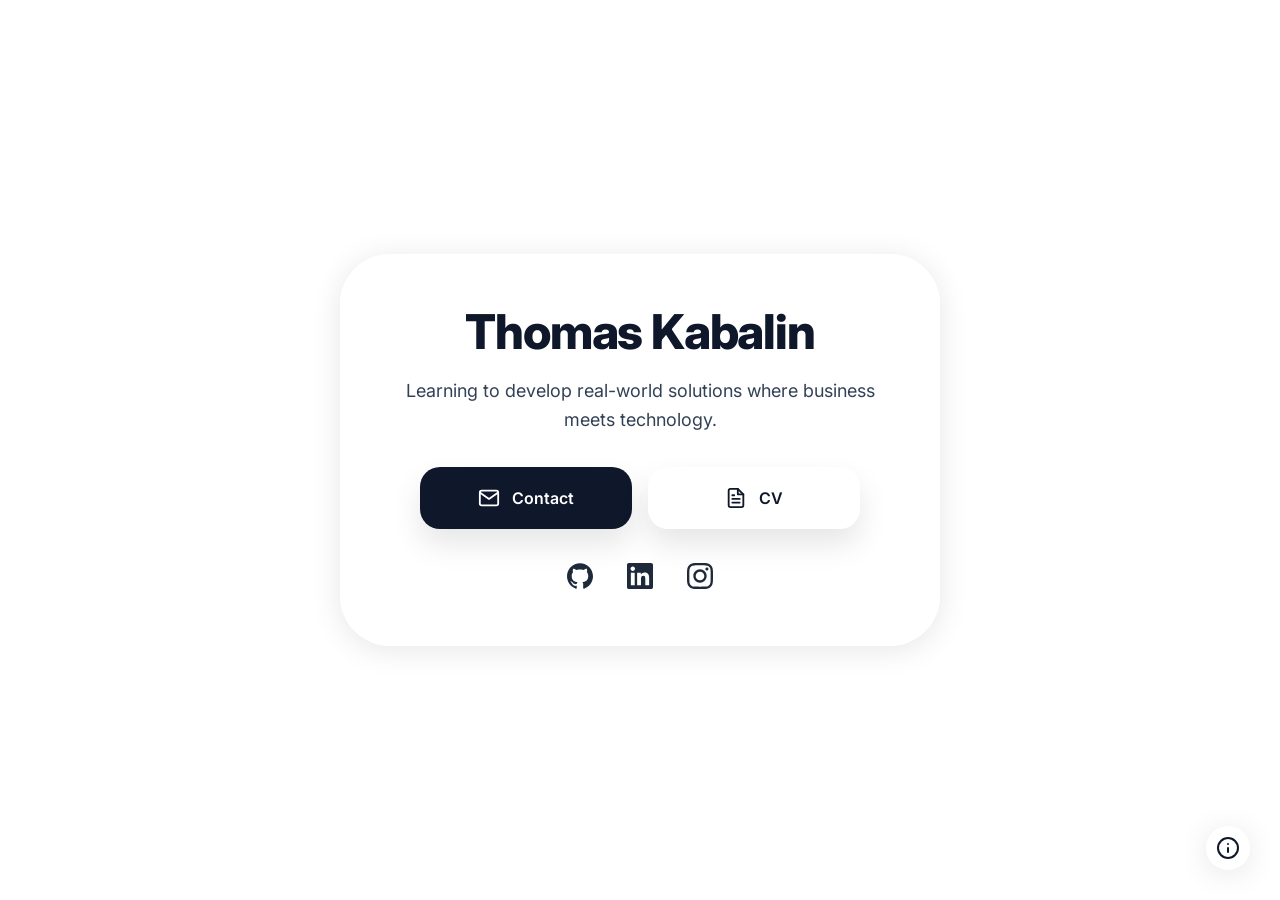
<file: index.html>
<!doctype html>
<html lang="en">
<head>
    <meta charset="UTF-8"/>
    <meta http-equiv="content-type" content="no-cache"/>

    <!-- Page title shown in browser tab -->
    <title>Thomas Kabalin</title>

    <!-- Description for search engines and SEO -->
    <meta
            name="description"
            content="I'm Thomas Kabalin, UCT Business and Computer Science student recognised for academic excellence and passionate about software development, AI, data science, and business innovation."
    />
    <meta name="author" content="Thomas Kabalin"/>

    <!-- Responsive viewport settings for mobile devices -->
    <meta
            name="viewport"
            content="width=device-width, initial-scale=1.0, user-scalable=no"
    />

    <!-- Ensure compatibility with Internet Explorer -->
    <meta http-equiv="X-UA-Compatible" content="ie=edge"/>

    <!-- Enable full-screen appearance for iOS Safari -->
    <meta name="apple-mobile-web-app-status-bar-style" content="black-translucent"/>
    <meta name="apple-mobile-web-app-capable" content="yes"/>
    <meta name="mobile-web-app-capable" content="yes"/>

    <!-- Open Graph metadata for social sharing -->
    <meta property="og:type" content="website"/>
    <meta property="og:title" content="Thomas Kabalin"/>
    <meta
            property="og:description"
            content="I'm Thomas Kabalin, a UCT Business and Computer Science student recognised for academic excellence and passionate about software development, AI, data science, and business innovation."
    />
    <meta property="og:url" content="https://thomaskabalin.com"/>
    <meta property="og:site_name" content="Thomas Kabalin"/>
    <meta property="og:locale" content="en_US"/>
    <meta property="og:image" content="assets/images/link-preview.png"/>

    <link rel="icon" href="assets/images/memoji-smile.PNG" type="image/png"/>

    <link rel="stylesheet" href="assets/css/fluid-overlay-styles.css"/>
    <link rel="stylesheet" href="assets/css/style.css"/>
    <link
            href="https://fonts.googleapis.com/css2?family=Inter:wght@400;500;600;800&display=swap"
            rel="stylesheet"
    />
</head>

<body>
<!--The canvas on which the animation is drawn-->
<canvas></canvas>

<!--START OF CONTENT-->

<a href="https://github.com/tkabalin/WebGL-Fluid-Background">
    <div class="info-btn">
        <div class="glass-filter"></div>
        <div class="glass-overlay"></div>
        <div class="glass-specular"></div>
        <div class="info-text-wrapper">
            <span class="info-text">Explore background</span>
        </div>
        <svg
                class="info-icon"
                xmlns="http://www.w3.org/2000/svg"
                viewBox="0 0 24 24"
                fill="none"
                stroke="currentColor"
                stroke-width="2"
                stroke-linecap="round"
                stroke-linejoin="round"
        >
            <circle cx="12" cy="12" r="10"></circle>
            <line x1="12" y1="16" x2="12" y2="12"></line>
            <line x1="12" y1="8" x2="12.01" y2="8"></line>
        </svg>
    </div>
</a>

<main class="card">
    <div class="glass-filter"></div>
    <div class="glass-overlay"></div>
    <div class="glass-specular"></div>

    <div class="card-content">
        <header>
            <h1>Thomas Kabalin</h1>
            <p class="bio">
                Learning to develop real-world solutions where business meets
                technology.
            </p>
        </header>

        <div class="links-grid">
            <!-- Row 1: Primary Buttons -->
            <a href="mailto:contact@thomaskabalin.com" class="link-item button primary">
                <svg
                        class="icon"
                        viewBox="0 0 24 24"
                        fill="none"
                        stroke="currentColor"
                        stroke-width="2"
                        stroke-linecap="round"
                        stroke-linejoin="round"
                >
                    <path
                            d="M4 4h16c1.1 0 2 .9 2 2v12c0 1.1-.9 2-2 2H4c-1.1 0-2-.9-2-2V6c0-1.1.9-2 2-2z"
                    ></path>
                    <polyline points="22,6 12,13 2,6"></polyline>
                </svg>
                <span>Contact</span>
            </a>
            <a
                    href="public/thomas-kabalin-cv.pdf"
                    target="_blank"
                    rel="noopener noreferrer"
                    class="link-item button secondary"
            >
                <svg
                        class="icon"
                        viewBox="0 0 24 24"
                        fill="none"
                        stroke="currentColor"
                        stroke-width="2"
                        stroke-linecap="round"
                        stroke-linejoin="round"
                >
                    <path
                            d="M14 2H6a2 2 0 0 0-2 2v16a2 2 0 0 0 2 2h12a2 2 0 0 0 2-2V8z"
                    ></path>
                    <polyline points="14 2 14 8 20 8"></polyline>
                    <line x1="16" y1="13" x2="8" y2="13"></line>
                    <line x1="16" y1="17" x2="8" y2="17"></line>
                    <polyline points="10 9 9 9 8 9"></polyline>
                </svg>
                <span>CV</span>
            </a>
        </div>

        <!-- Row 2: Social Icons -->
        <div class="social-row">
            <a
                    href="https://github.com/tkabalin"
                    target="_blank"
                    rel="noopener noreferrer"
                    class="social-link github"
                    aria-label="GitHub"
            >
                <svg class="icon" viewBox="0 0 24 24" fill="currentColor">
                    <path
                            d="M12 .297c-6.63 0-12 5.373-12 12 0 5.303 3.438 9.8 8.205 11.385.6.113.82-.258.82-.577 0-.285-.01-1.04-.015-2.04-3.338.724-4.042-1.61-4.042-1.61C4.422 18.07 3.633 17.7 3.633 17.7c-1.087-.744.084-.729.084-.729 1.205.084 1.838 1.236 1.838 1.236 1.07 1.835 2.809 1.305 3.495.998.108-.776.417-1.305.76-1.605-2.665-.3-5.466-1.332-5.466-5.93 0-1.31.465-2.38 1.235-3.22-.135-.303-.54-1.523.105-3.176 0 0 1.005-.322 3.3 1.23.96-.267 1.98-.399 3-.405 1.02.006 2.04.138 3 .405 2.28-1.552 3.285-1.23 3.285-1.23.645 1.653.24 2.873.12 3.176.765.84 1.23 1.91 1.23 3.22 0 4.61-2.805 5.625-5.475 5.92.42.36.81 1.096.81 2.22 0 1.606-.015 2.896-.015 3.286 0 .315.21.69.825.57C20.565 22.092 24 17.592 24 12.297c0-6.627-5.373-12-12-12"
                    />
                </svg>
            </a>
            <a
                    href="https://linkedin.com/in/thomas-kabalin"
                    target="_blank"
                    rel="noopener noreferrer"
                    class="social-link linkedin"
                    aria-label="LinkedIn"
            >
                <svg class="icon" viewBox="0 0 24 24" fill="currentColor">
                    <path
                            d="M20.447 20.452h-3.554v-5.569c0-1.328-.027-3.037-1.852-3.037-1.853 0-2.136 1.445-2.136 2.939v5.667H9.351V9h3.414v1.561h.046c.477-.9 1.637-1.85 3.37-1.85 3.601 0 4.267 2.37 4.267 5.455v6.286zM5.337 7.433c-1.144 0-2.063-.926-2.063-2.065 0-1.138.92-2.063 2.063-2.063 1.14 0 2.064.925 2.064 2.063 0 1.139-.925 2.065-2.064 2.065zm1.782 13.019H3.555V9h3.564v11.452zM22.225 0H1.771C.792 0 0 .774 0 1.729v20.542C0 23.227.792 24 1.771 24h20.451C23.2 24 24 23.227 24 22.271V1.729C24 .774 23.2 0 22.222 0h.003z"
                    />
                </svg>
            </a>
            <a
                    href="https://instagram.com/thomaskabalin"
                    target="_blank"
                    rel="noopener noreferrer"
                    class="social-link instagram"
                    aria-label="Instagram"
            >
                <svg class="icon" viewBox="0 0 24 24" fill="currentColor">
                    <path
                            d="M12 2.163c3.204 0 3.584.012 4.85.07 1.17.054 1.805.249 2.227.412.56.216.96.474 1.38.894.42.42.678.82.894 1.38.163.422.358 1.057.412 2.227.058 1.266.07 1.646.07 4.85s-.012 3.584-.07 4.85c-.054 1.17-.249 1.805-.412 2.227-.216.56-.474.96-.894 1.38-.42.42-.82.678-1.38.894-.422.163-1.057.358-2.227.412-1.266.058-1.646.07-4.85.07s-3.584-.012-4.85-.07c-1.17-.054-1.805-.249-2.227-.412-.56-.216-.96-.474-1.38-.894-.42-.42-.678-.82-.894-1.38-.163-.422-.358-1.057-.412-2.227-.058-1.266-.07-1.646-.07-4.85s.012-3.584.07-4.85c.054-1.17.249-1.805.412-2.227.216-.56.474-.96.894-1.38.42-.42.82-.678 1.38-.894.422-.163 1.057-.358 2.227-.412 1.266-.058 1.646-.07 4.85-.07M12 0C8.741 0 8.333.014 7.053.072 5.775.132 4.905.333 4.14.63c-.789.306-1.459.717-2.126 1.384S.935 3.35.63 4.14C.333 4.905.132 5.775.072 7.053.014 8.333 0 8.741 0 12s.014 3.667.072 4.947c.06 1.277.261 2.148.558 2.913.306.788.717 1.459 1.384 2.126s1.384 1.078 2.126 1.384c.766.296 1.636.497 2.913.558C8.333 23.986 8.741 24 12 24s3.667-.014 4.947-.072c1.277-.06 2.148-.262 2.913-.558.788-.306 1.459-.718 2.126-1.384s1.078-1.384 1.384-2.126c.296-.765.497-1.636.558-2.913.058-1.28.072-1.687.072-4.947s-.014-3.667-.072-4.947c-.06-1.277-.262-2.149-.558-2.913-.306-.789-.718-1.459-1.384-2.126s-1.384-1.078-2.126-1.384c-.765-.296-1.636-.497-2.913-.558C15.667.014 15.259 0 12 0zm0 5.838c-3.403 0-6.162 2.759-6.162 6.162s2.759 6.162 6.162 6.162 6.162-2.759 6.162-6.162S15.403 5.838 12 5.838zm0 10.162c-2.209 0-4-1.791-4-4 0-2.209 1.791-4 4-4s4 1.791 4 4c0 2.209-1.791 4-4 4zm6.406-11.845c-.796 0-1.441.645-1.441 1.44s.645 1.44 1.441 1.44c.795 0 1.439-.645 1.439-1.44s-.644-1.44-1.439-1.44z"
                    />
                </svg>
            </a>
        </div>
    </div>
</main>

<!--END OF CONTENT-->

<!-- Liquid Glass distortion filter -->
<svg style="display: none">
    <filter id="glass-distortion">
        <feTurbulence
                type="turbulence"
                baseFrequency="0.003"
                numOctaves="1"
                result="noise"
        />
        <feDisplacementMap in="SourceGraphic" in2="noise" scale="20"/>
    </filter>
</svg>

<!--Scripts-->
<script src="assets/js/webgl-fluid.js"></script>
</body>
</html>
</file>
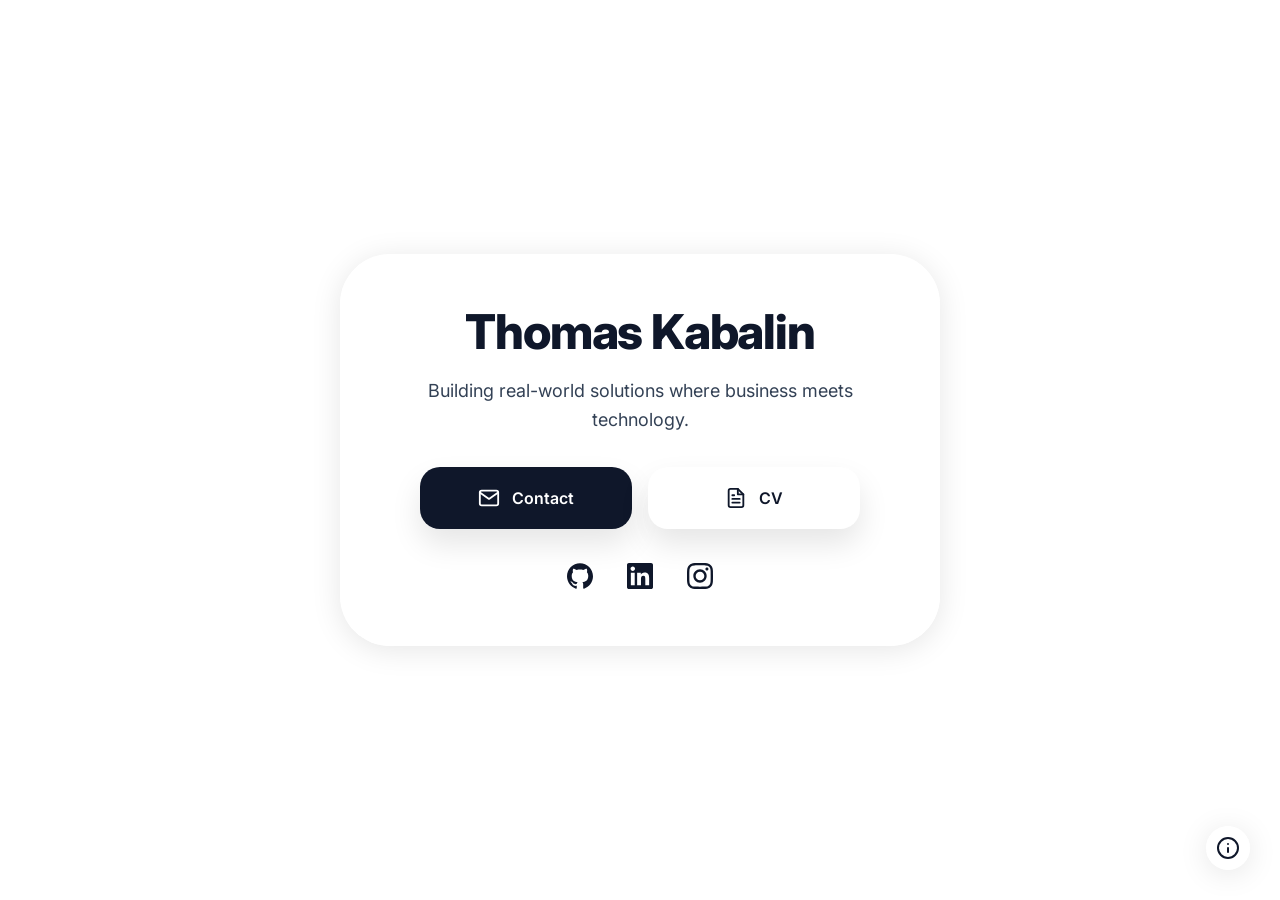
<file: public/index.html>
<!DOCTYPE html>
<html lang="en">
<head>
    <meta charset="UTF-8">
    <meta http-equiv="content-type" content="no-cache">

    <!-- Page title shown in browser tab -->
    <title>Thomas Kabalin</title>

    <!-- Description for search engines and SEO -->
    <meta
            name="description"
            content="I'm Thomas Kabalin, University of Cape Town (UCT) Business Science and Computer Science student ranked first in my cohort and a backend engineer at a Cape Town fintech, working at the intersection of technology and business."
    >
    <meta name="author" content="Thomas Kabalin">

    <!-- Responsive viewport settings for mobile devices -->
    <meta
            name="viewport"
            content="width=device-width, initial-scale=1.0, user-scalable=no"
    >

    <!-- Ensure compatibility with Internet Explorer -->
    <meta http-equiv="X-UA-Compatible" content="ie=edge">

    <!-- Enable full-screen appearance for iOS Safari -->
    <meta name="apple-mobile-web-app-status-bar-style" content="black-translucent">
    <meta name="apple-mobile-web-app-capable" content="yes">
    <meta name="mobile-web-app-capable" content="yes">

    <!-- Open Graph metadata for social sharing -->
    <meta property="og:type" content="website">
    <meta property="og:title" content="Thomas Kabalin">
    <meta
            property="og:description"
            content="I'm Thomas Kabalin, University of Cape Town (UCT) Business Science and Computer Science student ranked first in my cohort and a backend engineer at a Cape Town fintech, working at the intersection of technology and business."
    >
    <meta property="og:url" content="https://thomaskabalin.com">
    <meta property="og:site_name" content="Thomas Kabalin">
    <meta property="og:locale" content="en_US">
    <meta property="og:image" content="assets/images/link-preview.png">
    <meta property="og:image:width" content="2555">
    <meta property="og:image:height" content="1354">

    <link rel="canonical" href="https://thomaskabalin.com">
    <link rel="icon" href="assets/images/memoji-smile.PNG" type="image/png">

    <link rel="stylesheet" href="assets/css/fluid-overlay-styles.css">
    <link rel="stylesheet" href="assets/css/style.css">
    <link
            href="https://fonts.googleapis.com/css2?family=Inter:wght@400;500;600;800&display=swap"
            rel="stylesheet"
    >

    <script type="application/ld+json">
        {
            "@context": "https://schema.org",
            "@type": "Person",
            "name": "Thomas Kabalin",
            "headline": "UCT Business & Computer Science Student",
            "url": "https://thomaskabalin.com",
            "email": "mailto:contact@thomaskabalin.com",
            "address": {
                "@type": "PostalAddress",
                "addressLocality": "Cape Town",
                "addressCountry": "South Africa"
            },
            "sameAs": [
                "https://github.com/tkabalin",
                "https://linkedin.com/in/thomaskabalin",
                "https://instagram.com/thomaskabalin"
            ],
            "jobTitle": "Business & Computer Science Student",
            "knowsAbout": [
                "Software Development",
                "Artificial Intelligence",
                "AI",
				"Generative AI",
				"LLMs",
				"Agentic Development",
				"Data Science",
                "Java",
                "Python",
                "PHP (Laravel)",
                "C#",
                "SQL"
            ],
            "affiliation": {
                "@type": "CollegeOrUniversity",
                "name": "University of Cape Town",
                "startDate": "2024",
                "degree": "Bachelor of Business Science, specialising in Computer Science"
            },
            "alumniOf": [
                {
                    "@type": "EducationalOrganization",
                    "name": "Cannons Creek High School",
                    "startDate": "2018",
                    "endDate": "2023",
                    "description": "Dux Scholar; matriculated with 8 distinctions (three at 99%, all above 90%) and a Silver Medal in the SA Computer Applications Olympiad"
                }
            ],
            "worksFor": [
                {
                    "@type": "Organization",
                    "name": "Fynbos Technologies",
                    "roleName": "Junior Software Engineer",
                    "startDate": "2026-01"
                }
            ],
            "hasOccupation": [
                {
                    "@type": "Occupation",
                    "name": "Software Engineer"
                }
            ],
            "hobby": [
                "Multi-Day Backpacking",
                "SCUBA Diving",
                "Trail Running",
                "Homelab",
                "Photography"
            ]
        }
    </script>

    <script type="application/ld+json">
        {
            "@context": "https://schema.org",
            "@type": "WebSite",
            "name": "Thomas Kabalin",
            "url": "https://thomaskabalin.com"
        }
    </script>

</head>

<body>
<!--The canvas on which the animation is drawn-->
<canvas></canvas>

<!--START OF CONTENT-->

<main class="card">
    <div class="glass-filter"></div>
    <div class="glass-overlay"></div>
    <div class="glass-specular"></div>

    <div class="card-content">
        <header>
            <h1>Thomas Kabalin</h1>
            <p class="bio">
                Building real-world solutions where business meets technology.
            </p>
        </header>

        <div class="links-grid">
            <!-- Row 1: Primary Buttons -->
            <a href="mailto:contact@thomaskabalin.com" class="link-item button primary">
                <svg
                        class="icon"
                        viewBox="0 0 24 24"
                        fill="none"
                        stroke="currentColor"
                        stroke-width="2"
                        stroke-linecap="round"
                        stroke-linejoin="round"
                >
                    <path
                            d="M4 4h16c1.1 0 2 .9 2 2v12c0 1.1-.9 2-2 2H4c-1.1 0-2-.9-2-2V6c0-1.1.9-2 2-2z"
                    ></path>
                    <polyline points="22,6 12,13 2,6"></polyline>
                </svg>
                <span>Contact</span>
            </a>
            <a
                    href="thomas-kabalin-cv.pdf"
                    target="_blank"
                    rel="noopener noreferrer"
                    class="link-item button secondary"
            >
                <svg
                        class="icon"
                        viewBox="0 0 24 24"
                        fill="none"
                        stroke="currentColor"
                        stroke-width="2"
                        stroke-linecap="round"
                        stroke-linejoin="round"
                >
                    <path
                            d="M14 2H6a2 2 0 0 0-2 2v16a2 2 0 0 0 2 2h12a2 2 0 0 0 2-2V8z"
                    ></path>
                    <polyline points="14 2 14 8 20 8"></polyline>
                    <line x1="16" y1="13" x2="8" y2="13"></line>
                    <line x1="16" y1="17" x2="8" y2="17"></line>
                    <polyline points="10 9 9 9 8 9"></polyline>
                </svg>
                <span>CV</span>
            </a>
        </div>

        <!-- Row 2: Social Icons -->
        <div class="social-row">
            <a
                    href="https://github.com/tkabalin"
                    target="_blank"
                    rel="noopener noreferrer"
                    class="social-link github"
                    aria-label="GitHub"
            >
                <svg class="icon" viewBox="0 0 24 24" fill="currentColor">
                    <path
                            d="M12 .297c-6.63 0-12 5.373-12 12 0 5.303 3.438 9.8 8.205 11.385.6.113.82-.258.82-.577 0-.285-.01-1.04-.015-2.04-3.338.724-4.042-1.61-4.042-1.61C4.422 18.07 3.633 17.7 3.633 17.7c-1.087-.744.084-.729.084-.729 1.205.084 1.838 1.236 1.838 1.236 1.07 1.835 2.809 1.305 3.495.998.108-.776.417-1.305.76-1.605-2.665-.3-5.466-1.332-5.466-5.93 0-1.31.465-2.38 1.235-3.22-.135-.303-.54-1.523.105-3.176 0 0 1.005-.322 3.3 1.23.96-.267 1.98-.399 3-.405 1.02.006 2.04.138 3 .405 2.28-1.552 3.285-1.23 3.285-1.23.645 1.653.24 2.873.12 3.176.765.84 1.23 1.91 1.23 3.22 0 4.61-2.805 5.625-5.475 5.92.42.36.81 1.096.81 2.22 0 1.606-.015 2.896-.015 3.286 0 .315.21.69.825.57C20.565 22.092 24 17.592 24 12.297c0-6.627-5.373-12-12-12"
                    />
                </svg>
            </a>
            <a
                    href="https://linkedin.com/in/thomaskabalin"
                    target="_blank"
                    rel="noopener noreferrer"
                    class="social-link linkedin"
                    aria-label="LinkedIn"
            >
                <svg class="icon" viewBox="0 0 24 24" fill="currentColor">
                    <path
                            d="M20.447 20.452h-3.554v-5.569c0-1.328-.027-3.037-1.852-3.037-1.853 0-2.136 1.445-2.136 2.939v5.667H9.351V9h3.414v1.561h.046c.477-.9 1.637-1.85 3.37-1.85 3.601 0 4.267 2.37 4.267 5.455v6.286zM5.337 7.433c-1.144 0-2.063-.926-2.063-2.065 0-1.138.92-2.063 2.063-2.063 1.14 0 2.064.925 2.064 2.063 0 1.139-.925 2.065-2.064 2.065zm1.782 13.019H3.555V9h3.564v11.452zM22.225 0H1.771C.792 0 0 .774 0 1.729v20.542C0 23.227.792 24 1.771 24h20.451C23.2 24 24 23.227 24 22.271V1.729C24 .774 23.2 0 22.222 0h.003z"
                    />
                </svg>
            </a>
            <a
                    href="https://instagram.com/thomaskabalin"
                    target="_blank"
                    rel="noopener noreferrer"
                    class="social-link instagram"
                    aria-label="Instagram"
            >
                <svg class="icon" viewBox="0 0 24 24" fill="currentColor">
                    <path
                            d="M12 2.163c3.204 0 3.584.012 4.85.07 1.17.054 1.805.249 2.227.412.56.216.96.474 1.38.894.42.42.678.82.894 1.38.163.422.358 1.057.412 2.227.058 1.266.07 1.646.07 4.85s-.012 3.584-.07 4.85c-.054 1.17-.249 1.805-.412 2.227-.216.56-.474.96-.894 1.38-.42.42-.82.678-1.38.894-.422.163-1.057.358-2.227.412-1.266.058-1.646.07-4.85.07s-3.584-.012-4.85-.07c-1.17-.054-1.805-.249-2.227-.412-.56-.216-.96-.474-1.38-.894-.42-.42-.678-.82-.894-1.38-.163-.422-.358-1.057-.412-2.227-.058-1.266-.07-1.646-.07-4.85s.012-3.584.07-4.85c.054-1.17.249-1.805.412-2.227.216-.56.474-.96.894-1.38.42-.42.82-.678 1.38-.894.422-.163 1.057-.358 2.227-.412 1.266-.058 1.646-.07 4.85-.07M12 0C8.741 0 8.333.014 7.053.072 5.775.132 4.905.333 4.14.63c-.789.306-1.459.717-2.126 1.384S.935 3.35.63 4.14C.333 4.905.132 5.775.072 7.053.014 8.333 0 8.741 0 12s.014 3.667.072 4.947c.06 1.277.261 2.148.558 2.913.306.788.717 1.459 1.384 2.126s1.384 1.078 2.126 1.384c.766.296 1.636.497 2.913.558C8.333 23.986 8.741 24 12 24s3.667-.014 4.947-.072c1.277-.06 2.148-.262 2.913-.558.788-.306 1.459-.718 2.126-1.384s1.078-1.384 1.384-2.126c.296-.765.497-1.636.558-2.913.058-1.28.072-1.687.072-4.947s-.014-3.667-.072-4.947c-.06-1.277-.262-2.149-.558-2.913-.306-.789-.718-1.459-1.384-2.126s-1.384-1.078-2.126-1.384c-.765-.296-1.636-.497-2.913-.558C15.667.014 15.259 0 12 0zm0 5.838c-3.403 0-6.162 2.759-6.162 6.162s2.759 6.162 6.162 6.162 6.162-2.759 6.162-6.162S15.403 5.838 12 5.838zm0 10.162c-2.209 0-4-1.791-4-4 0-2.209 1.791-4 4-4s4 1.791 4 4c0 2.209-1.791 4-4 4zm6.406-11.845c-.796 0-1.441.645-1.441 1.44s.645 1.44 1.441 1.44c.795 0 1.439-.645 1.439-1.44s-.644-1.44-1.439-1.44z"
                    />
                </svg>
            </a>
        </div>
    </div>
</main>

<a href="https://github.com/tkabalin/WebGL-Fluid-Background" target="_blank" rel="noopener noreferrer">
    <div class="info-btn">
        <div class="glass-filter"></div>
        <div class="glass-overlay"></div>
        <div class="glass-specular"></div>
        <div class="info-text-wrapper">
            <span class="info-text">Explore background</span>
        </div>
        <svg
                class="info-icon"
                xmlns="http://www.w3.org/2000/svg"
                viewBox="0 0 24 24"
                fill="none"
                stroke="currentColor"
                stroke-width="2"
                stroke-linecap="round"
                stroke-linejoin="round"
        >
            <circle cx="12" cy="12" r="10"></circle>
            <line x1="12" y1="16" x2="12" y2="12"></line>
            <line x1="12" y1="8" x2="12.01" y2="8"></line>
        </svg>
    </div>
</a>

<!--END OF CONTENT-->

<!-- Liquid Glass distortion filter -->
<svg style="display: none">
    <filter id="glass-distortion">
        <feTurbulence
                type="turbulence"
                baseFrequency="0.003"
                numOctaves="1"
                result="noise"
        />
        <feDisplacementMap in="SourceGraphic" in2="noise" scale="20"/>
    </filter>
</svg>

<!--Scripts-->
<script src="assets/js/webgl-fluid.js"></script>
</body>
</html>
</file>
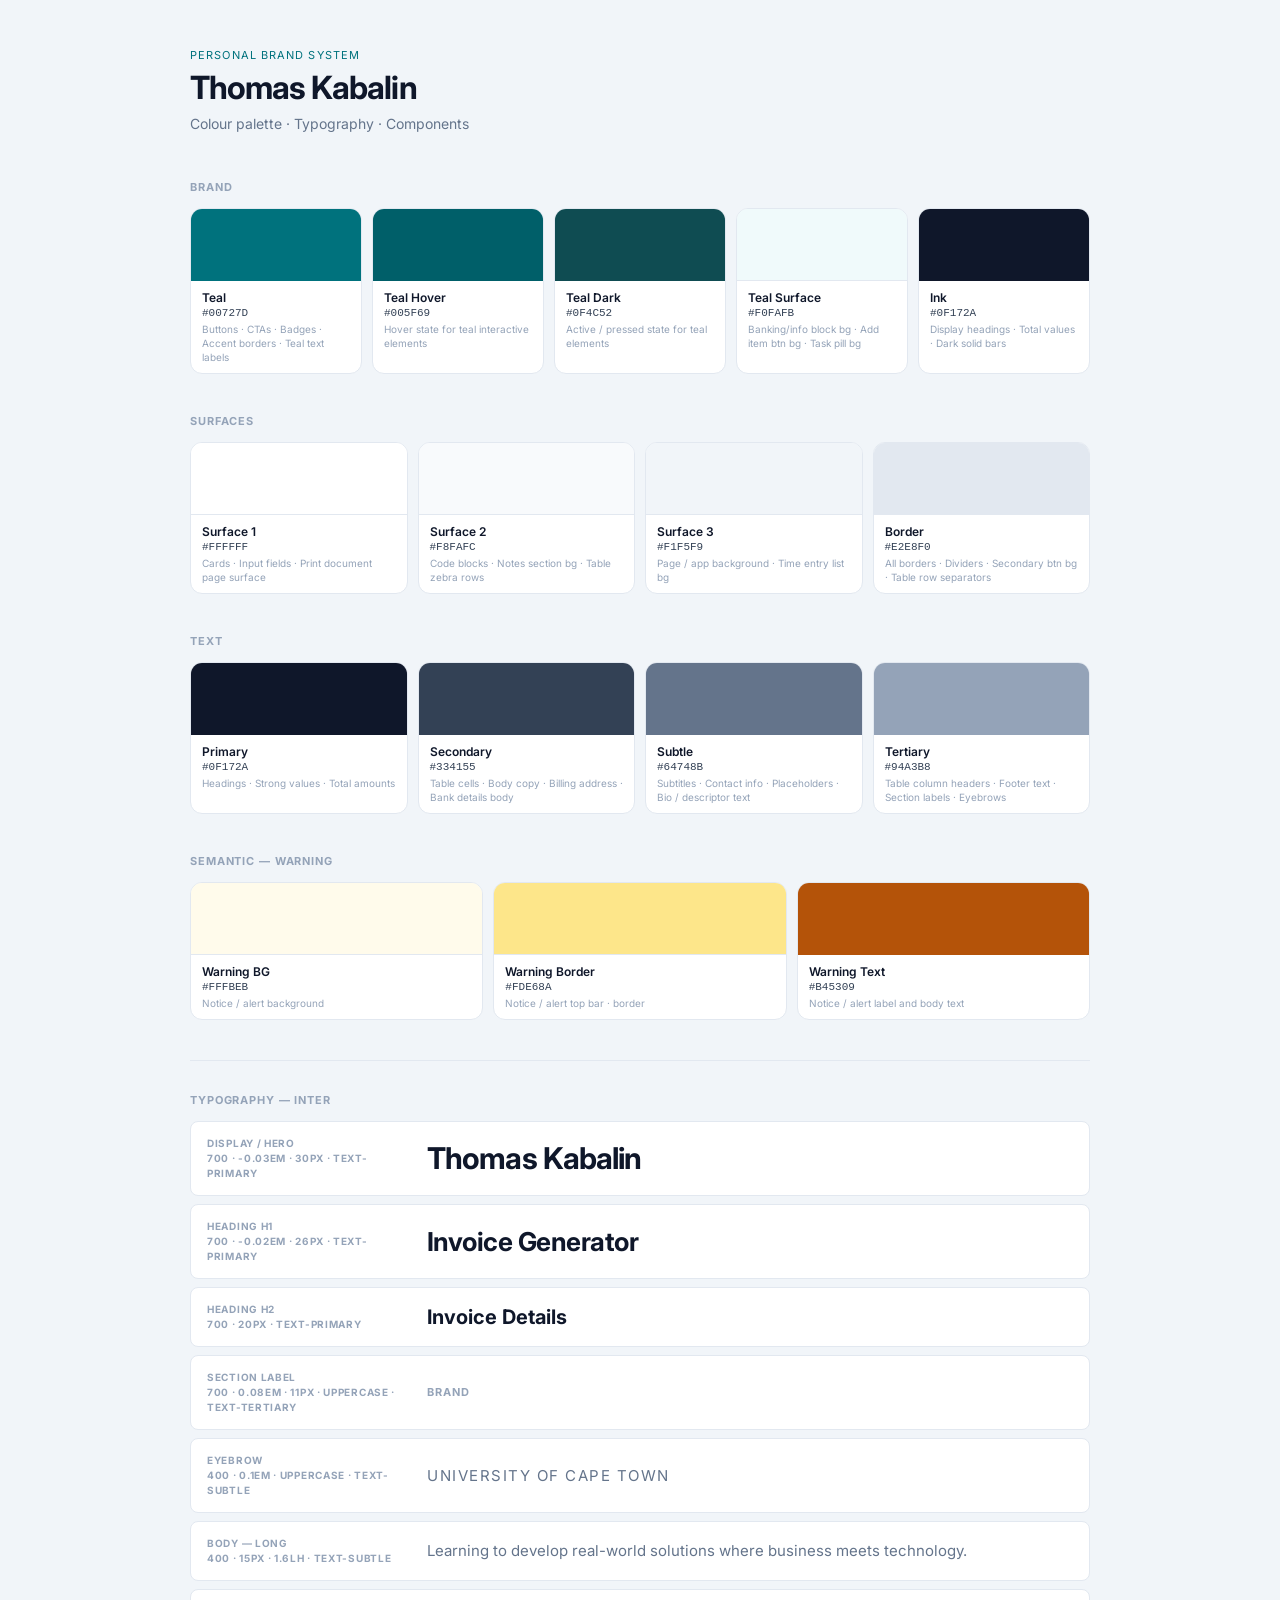
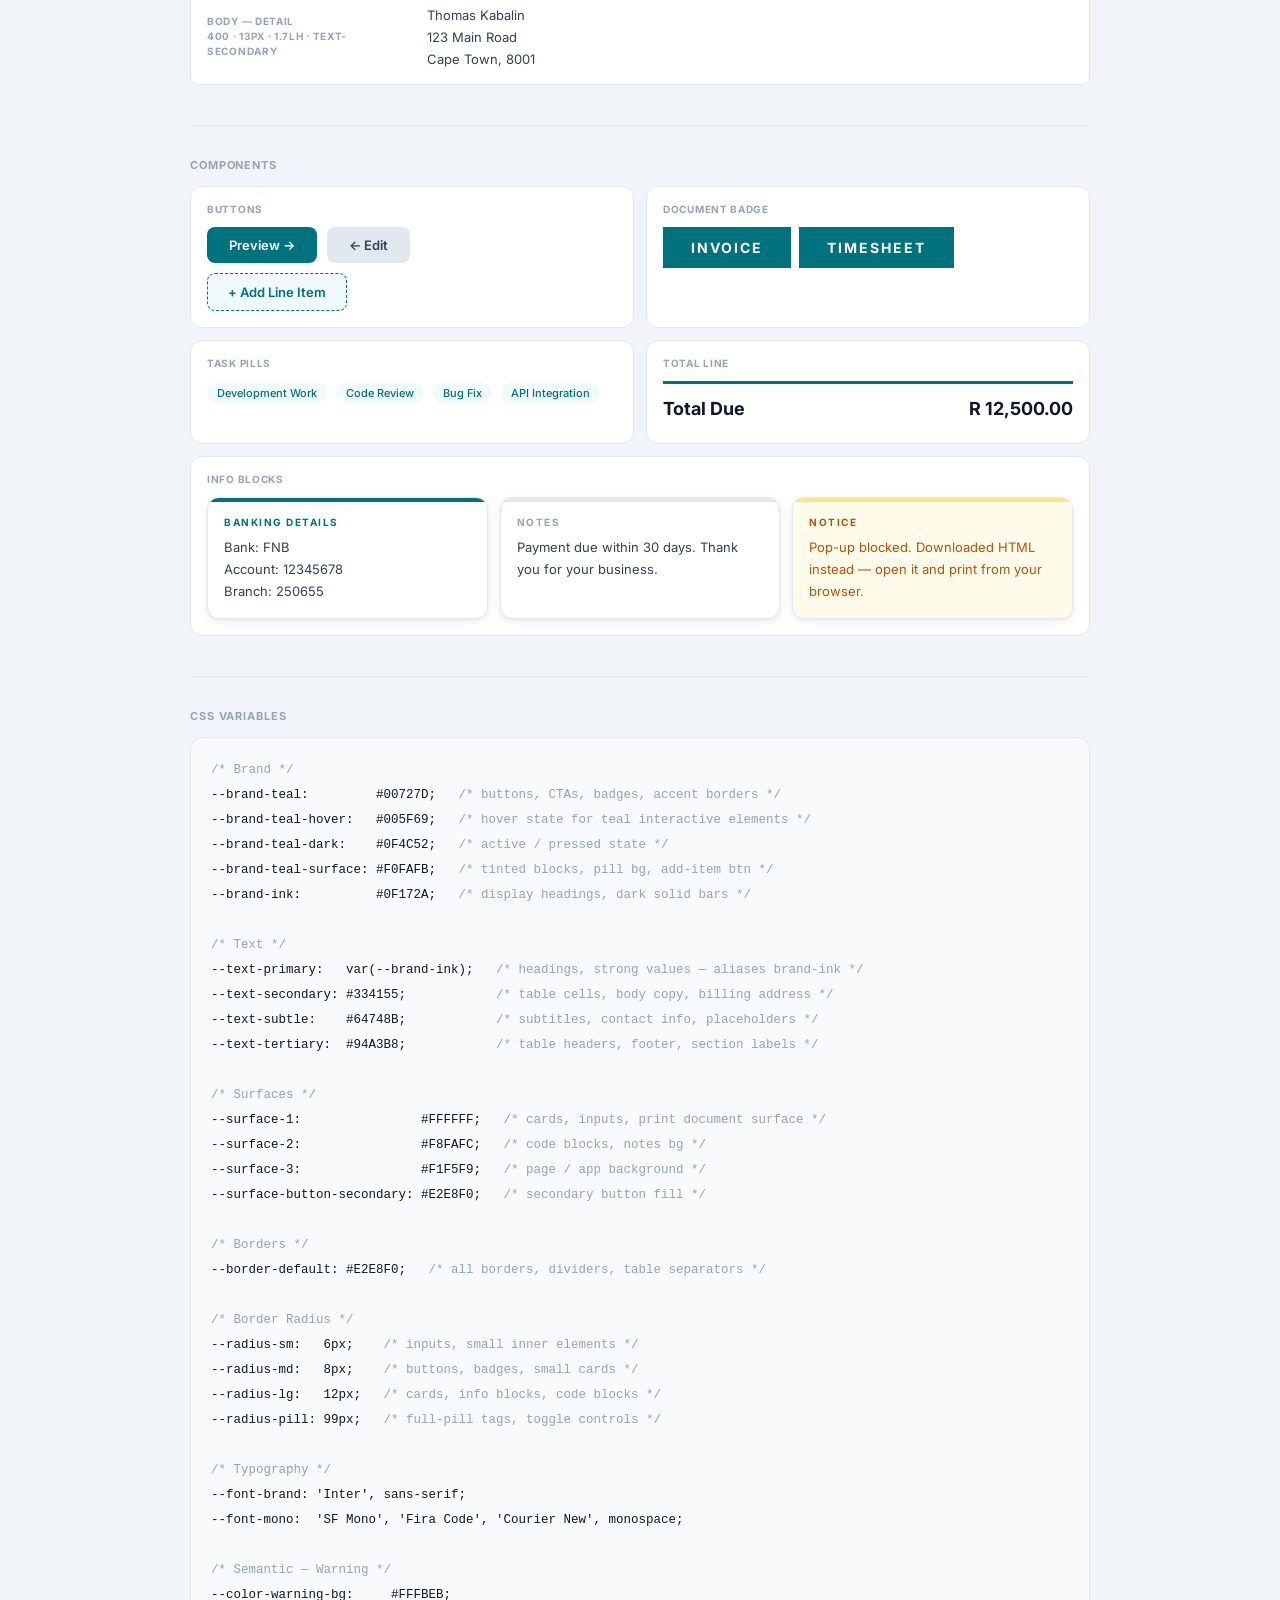
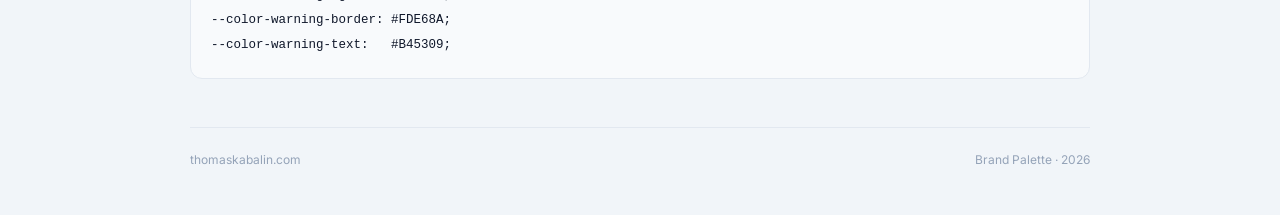
<file: public/brand-palette.html>
<!DOCTYPE html>
<!--
  ============================================================
  THOMAS KABALIN — BRAND PALETTE & COMPONENT REFERENCE
  ============================================================
  This file is the authoritative design reference for all
  Thomas Kabalin branded interfaces. When building any new
  page, tool, document, or component in this brand, consult
  this file for tokens, type styles, and component patterns.

  QUICK REFERENCE
  ───────────────
  Primary action colour : --brand-teal        (#00727D)
  Teal hover state      : --brand-teal-hover  (#005F69)
  Teal active state     : --brand-teal-dark   (#0F4C52)
  Dark headline colour  : --brand-ink         (#0F172A)  [= --text-primary]
  Page background       : --surface-3         (#F1F5F9)
  Card / input surface  : --surface-1         (#FFFFFF)
  Secondary btn fill    : --surface-button-secondary (#E2E8F0)
  Body copy colour      : --text-secondary    (#334155)
  Muted / subtitle text : --text-subtle       (#64748B)
  Label / footer text   : --text-tertiary     (#94A3B8)
  Font (sans)           : Inter (Google Fonts), sans-serif fallback
  Font (mono)           : SF Mono / Fira Code / Courier New

  DESIGN PRINCIPLES
  ─────────────────
  • Teal is the sole accent colour — use it for interactive elements,
    accent borders, and brand marks only. Never use it for body text.
  • Ink (#0F172A) is used for display-size headings and dark solid bars
    (e.g. business card top bar). For smaller headings use --text-primary
    which resolves to the same value.
  • The surface scale runs light-to-lighter: surface-3 (page) →
    surface-2 (code/notes) → surface-1 (cards/inputs) → white.
  • All borders use a single token: --border-default (#E2E8F0).
  • Warning semantic tokens exist for notice/alert UI only.
  • Print documents (invoice, timesheet) use surface-1 as the
    page surface and render at 820px design width before scaling.
  ============================================================
-->
<html lang="en">
<head>
<meta charset="UTF-8">
<meta name="viewport" content="width=device-width, initial-scale=1.0">
<title>Thomas Kabalin — Brand Palette</title>
<link href="https://fonts.googleapis.com/css2?family=Inter:wght@300;400;500;600;700;800&display=swap" rel="stylesheet">
<style>
  /* ============================================================
     RESET
     ============================================================ */
  *, *::before, *::after { box-sizing: border-box; margin: 0; padding: 0; }

  /* ============================================================
     DESIGN TOKENS
     ============================================================
     Use these CSS custom properties in all branded interfaces.
     Do not hardcode hex values — reference tokens only.

     TOKEN GROUPS:
       Brand      — primary accent, tinted surface, ink
       Text       — four-step greyscale text scale
       Surfaces   — three-step background scale + white card surface
       Borders    — single border token
       Semantic   — warning state only (amber)
       Typography — single font family: Inter
     ============================================================ */
  :root {

    /* ── Brand ──────────────────────────────────────────────
       brand-teal        : primary accent; buttons, CTAs, document
                           badges, teal accent borders, teal text labels
       brand-teal-hover  : hover state for teal interactive elements
       brand-teal-dark   : active/pressed state for teal elements
       brand-teal-surface: tinted background; banking/notes blocks,
                           pill backgrounds, add-item button background
       brand-ink         : near-black for display headings and dark
                           solid elements (business card bars, doc header)
    ─────────────────────────────────────────────────────── */
    --brand-teal:         #00727D;
    --brand-teal-hover:   #005F69;
    --brand-teal-dark:    #0F4C52;
    --brand-teal-surface: #F0FAFB;
    --brand-ink:          #0F172A;

    /* ── Text ───────────────────────────────────────────────
       Four steps from dark to light. Use in order of emphasis:
         primary   : headings, totals, strong values (aliases brand-ink)
         secondary : standard body copy, table cell text, billing/
                     address blocks, bank detail body text
         subtle    : subtitles, contact info, bio text, input
                     placeholders, muted descriptive text
         tertiary  : table column headers, footer text, section
                     labels, eyebrow text above cards
    ─────────────────────────────────────────────────────── */
    --text-primary:   var(--brand-ink);
    --text-secondary: #334155;
    --text-subtle:    #64748B;
    --text-tertiary:  #94A3B8;

    /* ── Surfaces ───────────────────────────────────────────
       Three-step background scale:
         surface-1 : white — cards, input fields, print document page
         surface-2 : off-white — code blocks, notes section bg,
                     table zebra rows
         surface-3 : light slate — page/app background
    ─────────────────────────────────────────────────────── */
    --surface-1: #FFFFFF;
    --surface-2: #F8FAFC;
    --surface-3: #F1F5F9;

    /* ── Borders ────────────────────────────────────────────
       Single border token used everywhere: card edges, input
       borders, dividers, table row separators.
    ─────────────────────────────────────────────────────── */
    --border-default: #E2E8F0;

    /* ── Surfaces (extended) ────────────────────────────────
       Dedicated surface token for secondary button fill.
       Resolves to the same value as border-default for now,
       but semantically distinct so changes propagate correctly.
    ─────────────────────────────────────────────────────── */
    --surface-button-secondary: #E2E8F0;

    /* ── Semantic — Warning ─────────────────────────────────
       Amber amber trio for notice/alert UI only (e.g. pop-up blocked
       notice in invoice/timesheet generators).
    ─────────────────────────────────────────────────────── */
    --color-warning-bg:     #FFFBEB;
    --color-warning-border: #FDE68A;
    --color-warning-text:   #B45309;

    /* ── Border Radius ──────────────────────────────────────
       Four steps from tight to pill. Use consistently:
         radius-sm   : inputs, small buttons, pills (inner)
         radius-md   : standard buttons, badges, small cards
         radius-lg   : cards, info blocks, code blocks
         radius-pill : full-pill tags, toggle controls
    ─────────────────────────────────────────────────────── */
    --radius-sm:   6px;
    --radius-md:   8px;
    --radius-lg:   12px;
    --radius-pill: 99px;

    /* ── Typography ─────────────────────────────────────────
       Single font family across all products. Load from Google Fonts:
       family=Inter:wght@400;500;600;700
       See Typography section below for named type styles.
    ─────────────────────────────────────────────────────── */
    --font-brand: 'Inter', sans-serif;
    --font-mono:  'SF Mono', 'Fira Code', 'Courier New', monospace;
  }

  /* ============================================================
     BASE
     ============================================================ */
  body {
    font-family: var(--font-brand);
    background: var(--surface-3);   /* page background */
    color: var(--text-primary);
    padding: 3rem 2rem;
    min-height: 100vh;
  }
  .container { max-width: 900px; margin: 0 auto; }

  /* ============================================================
     PAGE HEADER
     ============================================================
     Uses the three header type styles in sequence:
       eyebrow → display/hero → body-long subtitle
     This header pattern can be reused on any branded page.
     ============================================================ */
  .header { margin-bottom: 3rem; }

  /* Eyebrow: 400 weight, tracked uppercase, brand-teal */
  .header-eyebrow {
    font-size: 11px;
    font-weight: 400;
    letter-spacing: 0.1em;
    text-transform: uppercase;
    color: var(--brand-teal);
    margin-bottom: 8px;
  }

  /* Display/Hero heading */
  .header-title {
    font-size: 32px;
    font-weight: 700;
    color: var(--brand-ink);
    letter-spacing: -0.03em;
    line-height: 1.15;
  }

  /* Subtitle / descriptor below hero */
  .header-sub {
    font-size: 14px;
    color: var(--text-subtle);
    margin-top: 8px;
    font-weight: 400;
  }

  /* ============================================================
     SECTION LAYOUT
     ============================================================
     Each palette/component group is wrapped in .section.
     .section-label is the Section Label type style — 700 weight,
     tracked uppercase, text-tertiary. Used for all group headings
     throughout the UI (e.g. "Invoice Details", "Employee Details").
     ============================================================ */
  .section { margin-bottom: 2.5rem; }

  .section-label {
    font-size: 11px;
    font-weight: 700;
    letter-spacing: 0.08em;
    text-transform: uppercase;
    color: var(--text-tertiary);
    margin-bottom: 14px;
  }

  /* ============================================================
     DIVIDER
     ============================================================ */
  hr { border: none; border-top: 1px solid var(--border-default); margin: 2rem 0; }

  /* ============================================================
     COLOUR SWATCHES  (palette doc only — not a reusable component)
     ============================================================ */
  .swatches { display: flex; gap: 10px; flex-wrap: wrap; }

  .swatch-card {
    flex: 1;
    min-width: 110px;
    border-radius: var(--radius-lg);
    overflow: hidden;
    border: 1px solid var(--border-default);
    background: var(--surface-1);
  }

  .swatch-block  { height: 72px; width: 100%; }
  .swatch-info   { padding: 9px 11px; }
  .swatch-name   { font-size: 12px; font-weight: 600; color: var(--text-primary); margin-bottom: 2px; }
  .swatch-hex    { font-size: 11px; color: var(--text-secondary); font-family: var(--font-mono); }
  .swatch-usage  { font-size: 10px; color: var(--text-tertiary); margin-top: 3px; line-height: 1.4; }

  /* ============================================================
     TYPOGRAPHY SCALE  (palette doc only)
     ============================================================
     Each row shows: [meta label] [live rendered sample]
     align-items: center ensures both columns sit vertically centred
     regardless of the sample's rendered height.
     ============================================================ */
  .text-scale { display: flex; flex-direction: column; gap: 8px; }

  .text-scale-row {
    display: flex;
    align-items: center;
    gap: 20px;
    padding: 14px 16px;
    border-radius: var(--radius-md);
    border: 1px solid var(--border-default);
    background: var(--surface-1);
    min-height: 56px;
  }

  .text-scale-meta {
    width: 200px;
    flex-shrink: 0;
    font-size: 10px;
    font-weight: 700;
    text-transform: uppercase;
    letter-spacing: 0.07em;
    color: var(--text-tertiary);
    line-height: 1.5;
    align-self: center;
  }

  .text-scale-sample { flex: 1; }

  /* ============================================================
     COMPONENT SHOWCASE GRID  (palette doc only)
     ============================================================ */
  .component-grid { display: grid; grid-template-columns: 1fr 1fr; gap: 12px; }

  /* Standard card wrapper — white surface, border, rounded corners.
     This is the canonical card style used across all products. */
  .component-card {
    border-radius: var(--radius-lg);
    border: 1px solid var(--border-default);
    background: var(--surface-1);
    padding: 16px;
  }

  /* Small uppercase label inside a component card — same as section-label
     but used to name the component rather than a page section. */
  .component-card-label {
    font-size: 10px;
    font-weight: 700;
    text-transform: uppercase;
    letter-spacing: 0.07em;
    color: var(--text-tertiary);
    margin-bottom: 12px;
  }

  /* ============================================================
     TASK PILLS
     ============================================================
     Used in the Timesheet Generator for task/category tags.
     Background: brand-teal-surface, text: brand-teal.
     Pattern: small rounded pill, 500 weight, nowrap.
     ============================================================ */
  .pill {
    display: inline-block;
    background: var(--brand-teal-surface);
    color: var(--brand-teal);
    font-size: 11px;
    font-weight: 500;
    padding: 3px 10px;
    border-radius: var(--radius-pill);
    margin-right: 5px;
    margin-bottom: 4px;
    white-space: nowrap;
  }

  /* ============================================================
     BUTTONS
     ============================================================
     Three button variants used across invoice and timesheet tools:

     btn-primary   : solid brand-teal background, white text.
                     Used for forward actions: "Preview →", "Save PDF"
     btn-secondary : border-default background, text-secondary text.
                     Used for back/cancel actions: "← Edit"
     btn-add       : brand-teal-surface bg, dashed teal border, teal text.
                     Used for additive actions: "+ Add Line Item"
     ============================================================ */
  .btn-row { display: flex; gap: 10px; flex-wrap: wrap; align-items: center; }

  .btn {
    padding: 10px 22px;
    border-radius: var(--radius-md);
    font-family: var(--font-brand);
    font-size: 13px;
    font-weight: 600;
    border: none;
    cursor: default;
    display: inline-flex;
    align-items: center;
    gap: 8px;
  }

  .btn-primary   { background: var(--brand-teal); color: var(--surface-1); }
  .btn-secondary { background: var(--surface-button-secondary); color: var(--text-secondary); }

  .btn-add {
    background: var(--brand-teal-surface);
    color: var(--brand-teal);
    border: 1px dashed var(--brand-teal);
    padding: 10px 20px;
    border-radius: var(--radius-md);
    font-size: 13px;
    font-weight: 600;
    font-family: var(--font-brand);
    cursor: default;
  }

  /* ============================================================
     DOCUMENT BADGE
     ============================================================
     The "INVOICE" / "TIMESHEET" stamp that appears top-right in
     print documents. Solid brand-teal fill, white text, wide
     letter-spacing, no border-radius (intentionally sharp).
     ============================================================ */
  .invoice-badge {
    background: var(--brand-teal);
    color: var(--surface-1);
    padding: 12px 28px;
    font-size: 14px;
    font-weight: 700;
    letter-spacing: 2px;
  }

  /* ============================================================
     INFO BLOCKS  (Option B — card with coloured top bar)
     ============================================================
     Three variants sharing the same card structure:
       .info-block           : base card — white, bordered, rounded,
                               subtle shadow, no padding on top
       .info-block--teal     : teal top bar (banking details)
       .info-block--slate    : slate/border top bar (notes)
       .info-block--warning  : amber top bar (warnings / notices)

     Structure:
       <div class="info-block info-block--teal">
         <div class="info-block__bar"></div>
         <div class="info-block__body">
           <div class="info-block__label">Label</div>
           <div class="info-block__content">…</div>
         </div>
       </div>

     The top bar is a 4px solid stripe rendered as a dedicated child
     div rather than border-top, so it can be independently coloured
     without affecting the card's overall border.
     ============================================================ */
  .info-block {
    border-radius: var(--radius-lg);
    border: 1px solid var(--border-default);
    background: var(--surface-1);
    overflow: hidden;
    box-shadow: 0 1px 3px rgba(15, 23, 42, 0.06), 0 4px 12px rgba(15, 23, 42, 0.06);
  }

  /* The 4px coloured top stripe — colour is set per variant below */
  .info-block__bar {
    height: 4px;
    width: 100%;
  }

  .info-block__body {
    padding: 14px 16px 16px;
  }

  /* Label row inside info block — same Section Label style */
  .info-block__label {
    font-size: 10px;
    font-weight: 700;
    text-transform: uppercase;
    letter-spacing: 1.5px;
    margin-bottom: 8px;
  }

  /* Body content — Body Detail style */
  .info-block__content {
    font-size: 13px;
    line-height: 1.7;
    color: var(--text-secondary);
  }

  /* Teal variant — banking details, teal-accented info */
  .info-block--teal .info-block__bar   { background: var(--brand-teal); }
  .info-block--teal .info-block__label { color: var(--brand-teal); }

  /* Slate variant — notes, supplementary info */
  .info-block--slate .info-block__bar   { background: var(--border-default); }
  .info-block--slate .info-block__label { color: var(--text-tertiary); }

  /* Warning variant — error notices, blocked popups, alerts */
  .info-block--warning .info-block__bar     { background: var(--color-warning-border); }
  .info-block--warning .info-block__label   { color: var(--color-warning-text); }
  .info-block--warning .info-block__body    { background: var(--color-warning-bg); }
  .info-block--warning .info-block__content { color: var(--color-warning-text); }

  /* ============================================================
     TOTAL LINE
     ============================================================
     The "Total Due / R 12,500.00" row at the bottom of invoices
     and timesheets. 3px teal top border, 700 weight, 18–20px.
     ============================================================ */
  .total-line {
    display: flex;
    justify-content: space-between;
    padding: 14px 0 8px;
    font-size: 18px;
    font-weight: 700;
    color: var(--text-primary);
    border-top: 3px solid var(--brand-teal);
    margin-top: 8px;
  }

  /* ============================================================
     CODE BLOCK  (palette doc only)
     ============================================================
     Surface-2 background, monospace font, text-tertiary comments.
     ============================================================ */
  .code-block {
    background: var(--surface-2);
    border-radius: var(--radius-lg);
    padding: 20px;
    border: 1px solid var(--border-default);
  }

  .code-block pre {
    font-family: var(--font-mono);
    font-size: 12.5px;
    color: var(--text-primary);
    line-height: 2;
    white-space: pre-wrap;
  }

  .code-comment { color: var(--text-tertiary); }

  /* ============================================================
     PAGE FOOTER
     ============================================================ */
  .footer {
    margin-top: 3rem;
    padding-top: 1.5rem;
    border-top: 1px solid var(--border-default);
    display: flex;
    align-items: center;
    justify-content: space-between;
  }

  .footer-text { font-size: 12px; color: var(--text-tertiary); }
</style>
</head>
<body>
<div class="container">

  <!-- ============================================================
       PAGE HEADER
       Eyebrow → Display/Hero → Body-Long subtitle
       ============================================================ -->
  <div class="header">
    <div class="header-eyebrow">Personal Brand System</div>
    <div class="header-title" style="color:var(--brand-ink);">Thomas Kabalin</div>
    <div class="header-sub" style="color:var(--text-subtle);">Colour palette · Typography · Components</div>
  </div>

  <!-- ============================================================
       COLOUR PALETTE
       ============================================================ -->

  <!-- Brand: the three primary brand tokens -->
  <div class="section">
    <div class="section-label">Brand</div>
    <div class="swatches">

      <div class="swatch-card">
        <div class="swatch-block" style="background:#00727D;"></div>
        <div class="swatch-info">
          <div class="swatch-name">Teal</div>
          <div class="swatch-hex">#00727D</div>
          <div class="swatch-usage">Buttons · CTAs · Badges · Accent borders · Teal text labels</div>
        </div>
      </div>

      <div class="swatch-card">
        <div class="swatch-block" style="background:#005F69;"></div>
        <div class="swatch-info">
          <div class="swatch-name">Teal Hover</div>
          <div class="swatch-hex">#005F69</div>
          <div class="swatch-usage">Hover state for teal interactive elements</div>
        </div>
      </div>

      <div class="swatch-card">
        <div class="swatch-block" style="background:#0F4C52;"></div>
        <div class="swatch-info">
          <div class="swatch-name">Teal Dark</div>
          <div class="swatch-hex">#0F4C52</div>
          <div class="swatch-usage">Active / pressed state for teal elements</div>
        </div>
      </div>

      <div class="swatch-card">
        <div class="swatch-block" style="background:#F0FAFB; border-bottom:1px solid #e2e8f0;"></div>
        <div class="swatch-info">
          <div class="swatch-name">Teal Surface</div>
          <div class="swatch-hex">#F0FAFB</div>
          <div class="swatch-usage">Banking/info block bg · Add item btn bg · Task pill bg</div>
        </div>
      </div>

      <div class="swatch-card">
        <div class="swatch-block" style="background:#0F172A;"></div>
        <div class="swatch-info">
          <div class="swatch-name">Ink</div>
          <div class="swatch-hex">#0F172A</div>
          <div class="swatch-usage">Display headings · Total values · Dark solid bars</div>
        </div>
      </div>

    </div>
  </div>

  <!-- Surfaces: page background through card/input white -->
  <div class="section">
    <div class="section-label">Surfaces</div>
    <div class="swatches">

      <div class="swatch-card">
        <div class="swatch-block" style="background:#FFFFFF; border-bottom:1px solid #e2e8f0;"></div>
        <div class="swatch-info">
          <div class="swatch-name">Surface 1</div>
          <div class="swatch-hex">#FFFFFF</div>
          <div class="swatch-usage">Cards · Input fields · Print document page surface</div>
        </div>
      </div>

      <div class="swatch-card">
        <div class="swatch-block" style="background:#F8FAFC; border-bottom:1px solid #e2e8f0;"></div>
        <div class="swatch-info">
          <div class="swatch-name">Surface 2</div>
          <div class="swatch-hex">#F8FAFC</div>
          <div class="swatch-usage">Code blocks · Notes section bg · Table zebra rows</div>
        </div>
      </div>

      <div class="swatch-card">
        <div class="swatch-block" style="background:#F1F5F9; border-bottom:1px solid #e2e8f0;"></div>
        <div class="swatch-info">
          <div class="swatch-name">Surface 3</div>
          <div class="swatch-hex">#F1F5F9</div>
          <div class="swatch-usage">Page / app background · Time entry list bg</div>
        </div>
      </div>

      <div class="swatch-card">
        <div class="swatch-block" style="background:#E2E8F0; border-bottom:1px solid #e2e8f0;"></div>
        <div class="swatch-info">
          <div class="swatch-name">Border</div>
          <div class="swatch-hex">#E2E8F0</div>
          <div class="swatch-usage">All borders · Dividers · Secondary btn bg · Table row separators</div>
        </div>
      </div>

    </div>
  </div>

  <!-- Text: four-step greyscale text scale -->
  <div class="section">
    <div class="section-label">Text</div>
    <div class="swatches">

      <div class="swatch-card">
        <div class="swatch-block" style="background:#0F172A;"></div>
        <div class="swatch-info">
          <div class="swatch-name">Primary</div>
          <div class="swatch-hex">#0F172A</div>
          <div class="swatch-usage">Headings · Strong values · Total amounts</div>
        </div>
      </div>

      <div class="swatch-card">
        <div class="swatch-block" style="background:#334155;"></div>
        <div class="swatch-info">
          <div class="swatch-name">Secondary</div>
          <div class="swatch-hex">#334155</div>
          <div class="swatch-usage">Table cells · Body copy · Billing address · Bank details body</div>
        </div>
      </div>

      <div class="swatch-card">
        <div class="swatch-block" style="background:#64748B;"></div>
        <div class="swatch-info">
          <div class="swatch-name">Subtle</div>
          <div class="swatch-hex">#64748B</div>
          <div class="swatch-usage">Subtitles · Contact info · Placeholders · Bio / descriptor text</div>
        </div>
      </div>

      <div class="swatch-card">
        <div class="swatch-block" style="background:#94A3B8;"></div>
        <div class="swatch-info">
          <div class="swatch-name">Tertiary</div>
          <div class="swatch-hex">#94A3B8</div>
          <div class="swatch-usage">Table column headers · Footer text · Section labels · Eyebrows</div>
        </div>
      </div>

    </div>
  </div>

  <!-- Semantic: warning/alert amber trio -->
  <div class="section">
    <div class="section-label">Semantic — Warning</div>
    <div class="swatches">

      <div class="swatch-card">
        <div class="swatch-block" style="background:#FFFBEB; border-bottom:1px solid #e2e8f0;"></div>
        <div class="swatch-info">
          <div class="swatch-name">Warning BG</div>
          <div class="swatch-hex">#FFFBEB</div>
          <div class="swatch-usage">Notice / alert background</div>
        </div>
      </div>

      <div class="swatch-card">
        <div class="swatch-block" style="background:#FDE68A; border-bottom:1px solid #e2e8f0;"></div>
        <div class="swatch-info">
          <div class="swatch-name">Warning Border</div>
          <div class="swatch-hex">#FDE68A</div>
          <div class="swatch-usage">Notice / alert top bar · border</div>
        </div>
      </div>

      <div class="swatch-card">
        <div class="swatch-block" style="background:#B45309;"></div>
        <div class="swatch-info">
          <div class="swatch-name">Warning Text</div>
          <div class="swatch-hex">#B45309</div>
          <div class="swatch-usage">Notice / alert label and body text</div>
        </div>
      </div>

    </div>
  </div>

  <hr>

  <!-- ============================================================
       TYPOGRAPHY
       ============================================================
       Named type styles used across all products. Each row shows
       the spec (left) and a live rendered sample (right).

       HOW TO USE:
         Display/Hero  → page title, document sender name
         Heading H1    → tool title, section title (top-level)
         Heading H2    → form section label, card heading
         Section Label → group headings within pages/cards
         Eyebrow       → pre-title context, institution name,
                         category above a heading
         Body — Long   → bio text, portfolio description, instructions
         Body — Detail → multi-line structured data: addresses,
                         bank details, notes paragraphs, "Bill To" content
       ============================================================ -->
  <div class="section">
    <div class="section-label">Typography — Inter</div>
    <div class="text-scale">

      <!-- Display / Hero: large page title or document sender name -->
      <div class="text-scale-row">
        <div class="text-scale-meta">Display / Hero<br>700 · -0.03em · 30px · text-primary</div>
        <div class="text-scale-sample" style="font-size:30px; font-weight:700; color:var(--text-primary); letter-spacing:-0.03em; line-height:1.2;">Thomas Kabalin</div>
      </div>

      <!-- Heading H1: tool/page name, used in edit-view topbars -->
      <div class="text-scale-row">
        <div class="text-scale-meta">Heading H1<br>700 · -0.02em · 26px · text-primary</div>
        <div class="text-scale-sample" style="font-size:26px; font-weight:700; color:var(--text-primary); letter-spacing:-0.02em; line-height:1.2;">Invoice Generator</div>
      </div>

      <!-- Heading H2: form/card section titles -->
      <div class="text-scale-row">
        <div class="text-scale-meta">Heading H2<br>700 · 20px · text-primary</div>
        <div class="text-scale-sample" style="font-size:20px; font-weight:700; color:var(--text-primary); line-height:1.3;">Invoice Details</div>
      </div>

      <!-- Section Label: group headings, table col headers, card sub-labels.
           This is also the style used for .section-label on this page. -->
      <div class="text-scale-row">
        <div class="text-scale-meta">Section Label<br>700 · 0.08em · 11px · UPPERCASE · text-tertiary</div>
        <div class="text-scale-sample" style="font-size:11px; font-weight:700; letter-spacing:0.08em; text-transform:uppercase; color:var(--text-tertiary);">Brand</div>
      </div>

      <!-- Eyebrow: light-weight tracked uppercase above a heading or card.
           Used on business card ("University of Cape Town") and palette
           page header ("Personal Brand System"). -->
      <div class="text-scale-row">
        <div class="text-scale-meta">Eyebrow<br>400 · 0.1em · UPPERCASE · text-subtle</div>
        <div class="text-scale-sample" style="font-size:15px; font-weight:400; letter-spacing:0.1em; text-transform:uppercase; color:var(--text-subtle);">University of Cape Town</div>
      </div>

      <!-- Body — Long: flowing prose, bio text, portfolio description.
           colour: text-subtle to keep it visually light. -->
      <div class="text-scale-row">
        <div class="text-scale-meta">Body — Long<br>400 · 15px · 1.6lh · text-subtle</div>
        <div class="text-scale-sample" style="font-size:15px; font-weight:400; color:var(--text-subtle); line-height:1.6;">Learning to develop real-world solutions where business meets technology.</div>
      </div>

      <!-- Body — Detail: structured multi-line data.
           Used in "Bill To", bank details body, notes paragraphs.
           colour: text-secondary (slightly darker than Body Long). -->
      <div class="text-scale-row">
        <div class="text-scale-meta">Body — Detail<br>400 · 13px · 1.7lh · text-secondary</div>
        <div class="text-scale-sample" style="font-size:13px; font-weight:400; color:var(--text-secondary); line-height:1.7;">Thomas Kabalin<br>123 Main Road<br>Cape Town, 8001</div>
      </div>

    </div>
  </div>

  <hr>

  <!-- ============================================================
       COMPONENTS
       ============================================================ -->
  <div class="section">
    <div class="section-label">Components</div>
    <div class="component-grid">

      <!-- Buttons: primary, secondary, add-item -->
      <div class="component-card">
        <div class="component-card-label">Buttons</div>
        <div class="btn-row">
          <button class="btn btn-primary">Preview →</button>
          <button class="btn btn-secondary">← Edit</button>
        </div>
        <div style="margin-top:10px;">
          <button class="btn-add">+ Add Line Item</button>
        </div>
      </div>

      <!-- Document Badge: INVOICE / TIMESHEET stamp, top-right of print docs -->
      <div class="component-card">
        <div class="component-card-label">Document Badge</div>
        <div style="display:flex; gap:8px; flex-wrap:wrap;">
          <div class="invoice-badge">INVOICE</div>
          <div class="invoice-badge">TIMESHEET</div>
        </div>
      </div>

      <!-- Task Pills: used in Timesheet Generator for task tags -->
      <div class="component-card">
        <div class="component-card-label">Task Pills</div>
        <div>
          <span class="pill">Development Work</span>
          <span class="pill">Code Review</span>
          <span class="pill">Bug Fix</span>
          <span class="pill">API Integration</span>
        </div>
      </div>

      <!-- Total Line: bottom of invoice/timesheet, 3px teal top border -->
      <div class="component-card">
        <div class="component-card-label">Total Line</div>
        <div class="total-line">
          <span>Total Due</span>
          <span>R&nbsp;12,500.00</span>
        </div>
      </div>

      <!-- Info Blocks: Option B — card with coloured top bar.
           Three variants: teal (banking), slate (notes), warning (alerts).
           Each block has a 4px top bar, white body, subtle shadow. -->
      <div class="component-card" style="grid-column: span 2;">
        <div class="component-card-label">Info Blocks</div>
        <div style="display:grid; grid-template-columns:1fr 1fr 1fr; gap:12px;">

          <!-- Teal variant: banking details, payment reference info -->
          <div class="info-block info-block--teal">
            <div class="info-block__bar"></div>
            <div class="info-block__body">
              <div class="info-block__label">Banking Details</div>
              <div class="info-block__content">Bank: FNB<br>Account: 12345678<br>Branch: 250655</div>
            </div>
          </div>

          <!-- Slate variant: notes, payment terms, supplementary text -->
          <div class="info-block info-block--slate">
            <div class="info-block__bar"></div>
            <div class="info-block__body">
              <div class="info-block__label">Notes</div>
              <div class="info-block__content">Payment due within 30 days. Thank you for your business.</div>
            </div>
          </div>

          <!-- Warning variant: error notices, blocked popups, system alerts -->
          <div class="info-block info-block--warning">
            <div class="info-block__bar"></div>
            <div class="info-block__body">
              <div class="info-block__label">Notice</div>
              <div class="info-block__content">Pop-up blocked. Downloaded HTML instead — open it and print from your browser.</div>
            </div>
          </div>

        </div>
      </div>

    </div>
  </div>

  <hr>

  <!-- ============================================================
       CSS VARIABLES REFERENCE
       ============================================================
       Copy this :root block into any new branded page or Worker.
       ============================================================ -->
  <div class="section">
    <div class="section-label">CSS Variables</div>
    <div class="code-block">
      <pre><span class="code-comment">/* Brand */</span>
--brand-teal:         #00727D;   <span class="code-comment">/* buttons, CTAs, badges, accent borders */</span>
--brand-teal-hover:   #005F69;   <span class="code-comment">/* hover state for teal interactive elements */</span>
--brand-teal-dark:    #0F4C52;   <span class="code-comment">/* active / pressed state */</span>
--brand-teal-surface: #F0FAFB;   <span class="code-comment">/* tinted blocks, pill bg, add-item btn */</span>
--brand-ink:          #0F172A;   <span class="code-comment">/* display headings, dark solid bars */</span>

<span class="code-comment">/* Text */</span>
--text-primary:   var(--brand-ink);   <span class="code-comment">/* headings, strong values — aliases brand-ink */</span>
--text-secondary: #334155;            <span class="code-comment">/* table cells, body copy, billing address */</span>
--text-subtle:    #64748B;            <span class="code-comment">/* subtitles, contact info, placeholders */</span>
--text-tertiary:  #94A3B8;            <span class="code-comment">/* table headers, footer, section labels */</span>

<span class="code-comment">/* Surfaces */</span>
--surface-1:                #FFFFFF;   <span class="code-comment">/* cards, inputs, print document surface */</span>
--surface-2:                #F8FAFC;   <span class="code-comment">/* code blocks, notes bg */</span>
--surface-3:                #F1F5F9;   <span class="code-comment">/* page / app background */</span>
--surface-button-secondary: #E2E8F0;   <span class="code-comment">/* secondary button fill */</span>

<span class="code-comment">/* Borders */</span>
--border-default: #E2E8F0;   <span class="code-comment">/* all borders, dividers, table separators */</span>

<span class="code-comment">/* Border Radius */</span>
--radius-sm:   6px;    <span class="code-comment">/* inputs, small inner elements */</span>
--radius-md:   8px;    <span class="code-comment">/* buttons, badges, small cards */</span>
--radius-lg:   12px;   <span class="code-comment">/* cards, info blocks, code blocks */</span>
--radius-pill: 99px;   <span class="code-comment">/* full-pill tags, toggle controls */</span>

<span class="code-comment">/* Typography */</span>
--font-brand: 'Inter', sans-serif;
--font-mono:  'SF Mono', 'Fira Code', 'Courier New', monospace;

<span class="code-comment">/* Semantic — Warning */</span>
--color-warning-bg:     #FFFBEB;
--color-warning-border: #FDE68A;
--color-warning-text:   #B45309;</pre>
    </div>
  </div>

  <div class="footer">
    <div class="footer-text">thomaskabalin.com</div>
    <div class="footer-text">Brand Palette · 2026</div>
  </div>

</div>
</body>
</html>
</file>
<file: assets/css/fluid-overlay-styles.css>
*,
*::before,
*::after {
  box-sizing: border-box;
  margin: 0;
  padding: 0;
  user-select: none;  /* prevents all text from being selected */
}

/* The animated region */
canvas {
  width: 100%;
  height: 100vh; /* full viewport height */
  display: block;
  position: relative; /* allow content below the canvas */
  z-index: 0;
}

/* The main heading of the website in the centre of the animation */
.overlay-heading {
  font-family: "Segoe UI", "Open Sans", "Helvetica Neue", sans-serif;
  font-weight: bold;
  margin: 0;
  position: absolute;
  text-align: center;
  top: 30%;
  left: 50%;
  transform: translate(-50%, -50%);
  color: rgb(0, 0, 0);
  font-size: 75px; 
  z-index: 1; /* above canvas */
  pointer-events: none; /* this is important as it ensures that the effect works under the heading */
}

/* Content below the animation canvas */
.page-content {
  padding: 20px;
  color: black;
  background-color: transparent;
}

/* Landscape orientation */
@media (orientation: landscape) {
  .overlay-heading {
    font-size: 6vw;
  }
}

/* Portrait orientation */
@media (orientation: portrait) {
  .overlay-heading {
    font-size: 12vw;
  }
}
</file>
<file: assets/css/style.css>
/* Variables */
:root {
    --color-slate-50: #f8fafc;
    --color-slate-100: #f1f5f9;
    --color-slate-200: #e2e8f0;
    --color-slate-300: #cbd5e1;
    --color-slate-400: #94a3b8;
    --color-slate-500: #64748b;
    --color-slate-600: #475569;
    --color-slate-700: #334155;
    --color-slate-800: #1e293b;
    --color-slate-900: #0f172a;
    --color-accent: #00727D;

    --font-sans: 'Inter', system-ui, -apple-system, sans-serif;
}

/* Reset */
* {
    box-sizing: border-box;
    margin: 0;
    padding: 0;
}

html,
body {
    font-family: var(--font-sans);
    background-color: var(--color-slate-50);
    color: var(--color-slate-900);
    overflow: hidden;
    height: 100vh;
    width: 100vw;
    display: flex;
    align-items: center;
    justify-content: center;
}

/* Canvas */
canvas {
    position: fixed;
    top: 0;
    left: 0;
    width: 100%;
    height: 100%;
    z-index: 1;
}

/* Glass Layers */
.glass-filter,
.glass-overlay,
.glass-specular {
    position: absolute;
    inset: 0;
    border-radius: inherit;
}

.glass-filter {
    z-index: 1;
    backdrop-filter: blur(4px);
    -webkit-backdrop-filter: blur(4px);
    filter: url(#glass-distortion) saturate(120%) brightness(1.15);
}

.glass-overlay {
    z-index: 2;
    background: var(--bg-color);
}

.glass-specular {
    z-index: 3;
    box-shadow: inset 1px 1px 1px var(--highlight);
}

/* Main Card */
.card {
    --bg-color: rgba(255, 255, 255, 0.25);
    --highlight: rgba(255, 255, 255, 0.75);

    position: relative;
    max-width: 600px;
    width: 90%;
    padding: 3rem;
    border-radius: 50px;
    background: transparent;
    overflow: hidden;
    z-index: 10;
    animation: fadeUp 1s ease-out;
    box-shadow: 0 4px 30px rgba(0, 0, 0, 0.1),
    0 0 0 1px rgba(255, 255, 255, 0.2);

    pointer-events: none;
}

.card-content {
    position: relative;
    z-index: 4;
}

/* Typography */
h1 {
    font-size: 3rem;
    font-weight: 800;
    margin-bottom: 1rem;
    letter-spacing: -0.025em;
    color: var(--color-slate-900);
    text-align: center;
}

p.bio {
    font-size: 1.125rem;
    color: var(--color-slate-700);
    line-height: 1.6;
    margin-bottom: 2rem;
    text-align: center;
}

/* Links Grid */
.links-grid {
    display: grid;
    grid-template-columns: repeat(6, 1fr);
    gap: 1rem;
    max-width: 440px;
    margin: 0 auto;
    justify-content: center;
    align-items: center;
}

.link-item {
    display: flex;
    align-items: center;
    justify-content: center;
    text-decoration: none;
    border-radius: 1.25rem;
    transition: all 0.3s cubic-bezier(0.4, 0, 0.2, 1);
    animation: fadeUp 0.8s cubic-bezier(0.22, 1, 0.36, 1) backwards;
    box-shadow: 0 15px 30px rgba(0, 0, 0, 0.1);
    pointer-events: all;
}

.link-item.button {
    grid-column: span 3;
    padding: 1.25rem;
    gap: 0.75rem;
    font-weight: 600;
    transition: transform 0.2s ease, box-shadow 0.2s ease;
}

.link-item.button.primary {
    background: var(--color-slate-900);
    color: white;
}

.link-item.button.secondary {
    background: white;
    color: var(--color-slate-900);
}

.link-item.button:hover {
    transform: translateY(-4px) scale(1.02);
    box-shadow: 0 15px 30px rgba(0, 0, 0, 0.1);
    background: white;
}

.link-item.button.primary:hover {
    background: var(--color-accent);
    color: white;
}

.link-item.button:active {
    transform: scale(0.95);
}

/* Icons */
.icon {
    width: 22px;
    height: 22px;
    transition: all 0.3s cubic-bezier(0.4, 0, 0.2, 1);
}

/* Social Row */
.social-row {
    display: flex;
    justify-content: center;
    gap: 1rem;
    padding-top: 5%;
}

.social-link {
    display: flex;
    align-items: center;
    justify-content: center;
    text-decoration: none;
    background: transparent;
    border: none;
    box-shadow: none;
    padding: 0;
    width: 44px;
    height: 44px;
    border-radius: 50%;
    transition: all 0.3s cubic-bezier(0.4, 0, 0.2, 1);
    animation: fadeUp 0.8s cubic-bezier(0.22, 1, 0.36, 1) backwards;
    pointer-events: all;
}

.social-link .icon {
    width: 26px;
    height: 26px;
    color: var(--color-slate-800);
}

.social-link:hover .icon {
    transform: scale(1.1);
}

.social-link.github:hover .icon {
    color: #000000;
}

.social-link.linkedin:hover .icon {
    color: #0a66c2;
}

.social-link.instagram:hover .icon {
    color: #E1306C;
}

/* Info Button */
.info-btn {
    position: absolute;
    bottom: 30px;
    right: 30px;
    z-index: 10;
    display: flex;
    align-items: center;
    justify-content: flex-end;
    gap: 0;
    background: rgba(255, 255, 255, 0.25);
    --highlight: rgba(255, 255, 255, 0.75);
    box-shadow: 0 4px 30px rgba(0, 0, 0, 0.1),
    0 0 0 1px rgba(255, 255, 255, 0.2);
    color: var(--color-slate-900);
    padding: 10px;
    border: none;
    border-radius: 50px;
    cursor: pointer;
    overflow: hidden;
    transition: background-color 0.4s cubic-bezier(0.4, 0, 0.2, 1),
    padding 0.4s cubic-bezier(0.4, 0, 0.2, 1),
    gap 0.4s cubic-bezier(0.4, 0, 0.2, 1),
    box-shadow 0.4s cubic-bezier(0.4, 0, 0.2, 1);
}

.info-btn:hover {
    background-color: rgba(255, 255, 255, 0.4);
    padding-left: 20px;
    gap: 10px;
    box-shadow: 0 10px 25px rgba(0, 0, 0, 0.15);
}

.info-text-wrapper {
    display: grid;
    grid-template-columns: 0fr;
    transition: grid-template-columns 0.4s cubic-bezier(0.4, 0, 0.2, 1);
}

.info-btn:hover .info-text-wrapper {
    grid-template-columns: 1fr;
}

.info-text {
    overflow: hidden;
    white-space: nowrap;
    opacity: 0;
    font-size: 14px;
    font-weight: 500;
    transition: opacity 0.3s ease 0.1s;
    z-index: 5;
}

.info-btn:hover .info-text {
    opacity: 1;
}

.info-icon {
    width: 24px;
    height: 24px;
    flex-shrink: 0;
    transition: transform 0.4s cubic-bezier(0.4, 0, 0.2, 1);
    z-index: 5;
}

.info-btn:hover .info-icon {
    transform: scale(1.05);
}

/* Animations */
@keyframes fadeUp {
    from {
        opacity: 0;
        transform: translateY(20px);
    }
    to {
        opacity: 1;
        transform: translateY(0);
    }
}

/* Staggered Entrance */
.link-item:nth-child(1) {
    animation-delay: 0.1s;
}

.link-item:nth-child(2) {
    animation-delay: 0.2s;
}

.social-link:nth-child(1) {
    animation-delay: 0.3s;
}

.social-link:nth-child(2) {
    animation-delay: 0.4s;
}

.social-link:nth-child(3) {
    animation-delay: 0.5s;
}

/* ─────────────────────────────────────────
   MOBILE  (≤ 640px)
   Scale up text, buttons, icons and spacing
   so the card feels full and comfortable
───────────────────────────────────────── */
@media (max-width: 640px) {
    .card {
        width: 88%;
        padding: 2.5rem 2rem;
        border-radius: 36px;
    }

    h1 {
        font-size: 2.5rem;
        margin-bottom: 0.75rem;
    }

    p.bio {
        font-size: 1.1rem;
        margin-bottom: 1.75rem;
    }

    .links-grid {
        gap: 0.85rem;
        max-width: 100%;
    }

    /* Buttons taller and text bigger */
    .link-item.button {
        padding: 1.2rem 1rem;
        font-size: 1.05rem;
        gap: 0.65rem;
        border-radius: 1.1rem;
    }

    .link-item.button .icon {
        width: 22px;
        height: 22px;
    }

    /* Social icons bigger and more spread */
    .social-row {
        gap: 2rem;
        padding-top: 1.5rem;
    }

    .social-link {
        width: 56px;
        height: 56px;
    }

    .social-link .icon {
        width: 32px;
        height: 32px;
    }

    .info-btn {
        display: none;
    }
}

/* ─────────────────────────────────────────
   SMALL PHONES  (≤ 390px — iPhone SE / 14)
───────────────────────────────────────── */
@media (max-width: 390px) {
    .card {
        width: 92%;
        padding: 2rem 1.5rem;
        border-radius: 30px;
    }

    h1 {
        font-size: 2.1rem;
    }

    p.bio {
        font-size: 1rem;
        margin-bottom: 1.5rem;
    }

    .link-item.button {
        padding: 1.1rem 0.75rem;
        font-size: 1rem;
    }

    .social-row {
        gap: 1.75rem;
    }
}

/* ── Landscape phones ── */
@media (max-height: 500px) and (orientation: landscape) {
    .card {
        padding: 1.5rem 2.5rem;
        border-radius: 28px;
    }

    h1 {
        font-size: 1.75rem;
        margin-bottom: 0.5rem;
    }

    p.bio {
        font-size: 0.9rem;
        margin-bottom: 1rem;
    }

    .social-row {
        padding-top: 1rem;
    }

    .info-btn {
        display: none;
    }
}

/* ── Reduce motion ── */
@media (prefers-reduced-motion: reduce) {
    .card, .link-item, .social-link {
        animation: none;
    }
}
</file>
<file: public/assets/css/fluid-overlay-styles.css>
*,
*::before,
*::after {
  box-sizing: border-box;
  margin: 0;
  padding: 0;
  user-select: none;  /* prevents all text from being selected */
}

/* The animated region */
canvas {
  width: 100%;
  height: 100vh; /* full viewport height */
  display: block;
  position: relative; /* allow content below the canvas */
  z-index: 0;
}

/* The main heading of the website in the centre of the animation */
.overlay-heading {
  font-family: "Segoe UI", "Open Sans", "Helvetica Neue", sans-serif;
  font-weight: bold;
  margin: 0;
  position: absolute;
  text-align: center;
  top: 30%;
  left: 50%;
  transform: translate(-50%, -50%);
  color: rgb(0, 0, 0);
  font-size: 75px; 
  z-index: 1; /* above canvas */
  pointer-events: none; /* this is important as it ensures that the effect works under the heading */
}

/* Content below the animation canvas */
.page-content {
  padding: 20px;
  color: black;
  background-color: transparent;
}

/* Landscape orientation */
@media (orientation: landscape) {
  .overlay-heading {
    font-size: 6vw;
  }
}

/* Portrait orientation */
@media (orientation: portrait) {
  .overlay-heading {
    font-size: 12vw;
  }
}
</file>
<file: public/assets/css/style.css>
/* Variables */
:root {
    --color-slate-50: #f8fafc;
    --color-slate-100: #f1f5f9;
    --color-slate-200: #e2e8f0;
    --color-slate-300: #cbd5e1;
    --color-slate-400: #94a3b8;
    --color-slate-500: #64748b;
    --color-slate-600: #475569;
    --color-slate-700: #334155;
    --color-slate-800: #1e293b;
    --color-slate-900: #0f172a;
    --color-accent: #00727D;

    --font-sans: 'Inter', system-ui, -apple-system, sans-serif;
}

/* Reset */
* {
    box-sizing: border-box;
    margin: 0;
    padding: 0;
}

html,
body {
    font-family: var(--font-sans);
    background-color: var(--color-slate-50);
    color: var(--color-slate-900);
    overflow: hidden;
    height: 100dvh;
    width: 100vw;
    display: flex;
    align-items: center;
    justify-content: center;
}

/* Canvas */
canvas {
    position: fixed;
    top: 0;
    left: 0;
    width: 100%;
    height: 100%;
    z-index: 1;
}

/* Glass Layers */
.glass-filter,
.glass-overlay,
.glass-specular {
    position: absolute;
    inset: 0;
    border-radius: inherit;
}

.glass-filter {
    z-index: 1;
    backdrop-filter: blur(4px);
    -webkit-backdrop-filter: blur(4px);
    filter: url(#glass-distortion) saturate(120%) brightness(1.15);
}

.glass-overlay {
    z-index: 2;
    background: var(--bg-color);
}

.glass-specular {
    z-index: 3;
    box-shadow: inset 1px 1px 1px var(--highlight);
}

/* Main Card */
.card {
    --bg-color: rgba(255, 255, 255, 0.25);
    --highlight: rgba(255, 255, 255, 0.75);

    position: relative;
    max-width: 600px;
    width: 90%;
    padding: 3rem;
    border-radius: 50px;
    background: transparent;
    overflow: hidden;
    z-index: 10;
    animation: fadeUp 1s ease-out;
    box-shadow: 0 4px 30px rgba(0, 0, 0, 0.1),
    0 0 0 1px rgba(255, 255, 255, 0.2);

    pointer-events: none;
}

.card-content {
    position: relative;
    z-index: 4;
}

/* Typography */
h1 {
    font-size: 3rem;
    font-weight: 800;
    margin-bottom: 1rem;
    letter-spacing: -0.025em;
    color: var(--color-slate-900);
    text-align: center;
}

p.bio {
    font-size: 1.125rem;
    color: var(--color-slate-700);
    line-height: 1.6;
    margin-bottom: 2rem;
    text-align: center;
}

/* Links Grid */
.links-grid {
    display: grid;
    grid-template-columns: repeat(6, 1fr);
    gap: 1rem;
    max-width: 440px;
    margin: 0 auto;
    justify-content: center;
    align-items: center;
}

.link-item {
    display: flex;
    align-items: center;
    justify-content: center;
    text-decoration: none;
    border-radius: 1.25rem;
    transition: all 0.3s cubic-bezier(0.4, 0, 0.2, 1);
    animation: fadeUp 0.8s cubic-bezier(0.22, 1, 0.36, 1) backwards;
    box-shadow: 0 15px 30px rgba(0, 0, 0, 0.1);
    pointer-events: all;
}

.link-item.button {
    grid-column: span 3;
    padding: 1.25rem;
    gap: 0.75rem;
    font-weight: 600;
    transition: transform 0.2s ease, box-shadow 0.2s ease;
}

.link-item.button.primary {
    background: var(--color-slate-900);
    color: white;
}

.link-item.button.secondary {
    background: white;
    color: var(--color-slate-900);
}

.link-item.button:hover {
    transform: translateY(-4px) scale(1.02);
    box-shadow: 0 15px 30px rgba(0, 0, 0, 0.1);
    background: white;
}

.link-item.button.primary:hover {
    background: var(--color-accent);
    color: white;
}

.link-item.button:active {
    transform: scale(0.95);
}

/* Icons */
.icon {
    width: 22px;
    height: 22px;
    transition: all 0.3s cubic-bezier(0.4, 0, 0.2, 1);
}

/* Social Row */
.social-row {
    display: flex;
    justify-content: center;
    gap: 1rem;
    padding-top: 5%;
}

.social-link {
    display: flex;
    align-items: center;
    justify-content: center;
    text-decoration: none;
    background: transparent;
    border: none;
    box-shadow: none;
    padding: 0;
    width: 44px;
    height: 44px;
    border-radius: 50%;
    transition: all 0.3s cubic-bezier(0.4, 0, 0.2, 1);
    animation: fadeUp 0.8s cubic-bezier(0.22, 1, 0.36, 1) backwards;
    pointer-events: all;
}

.social-link .icon {
    width: 26px;
    height: 26px;
    color: var(--color-slate-900);
}

.social-link:hover .icon {
    transform: scale(1.1);
}

.social-link.github:hover .icon {
    color: #000000;
}

.social-link.linkedin:hover .icon {
    color: #0a66c2;
}

.social-link.instagram:hover .icon {
    color: #E1306C;
}

/* Info Button */
.info-btn {
    position: absolute;
    bottom: 30px;
    right: 30px;
    z-index: 10;
    display: flex;
    align-items: center;
    justify-content: flex-end;
    gap: 0;
    background: rgba(255, 255, 255, 0.25);
    --highlight: rgba(255, 255, 255, 0.75);
    box-shadow: 0 4px 30px rgba(0, 0, 0, 0.1),
    0 0 0 1px rgba(255, 255, 255, 0.2);
    color: var(--color-slate-900);
    padding: 10px;
    border: none;
    border-radius: 50px;
    cursor: pointer;
    overflow: hidden;
    transition: background-color 0.4s cubic-bezier(0.4, 0, 0.2, 1),
    padding 0.4s cubic-bezier(0.4, 0, 0.2, 1),
    gap 0.4s cubic-bezier(0.4, 0, 0.2, 1),
    box-shadow 0.4s cubic-bezier(0.4, 0, 0.2, 1);
}

.info-btn:hover {
    background-color: rgba(255, 255, 255, 0.4);
    padding-left: 20px;
    gap: 10px;
    box-shadow: 0 10px 25px rgba(0, 0, 0, 0.15);
}

.info-text-wrapper {
    display: grid;
    grid-template-columns: 0fr;
    transition: grid-template-columns 0.4s cubic-bezier(0.4, 0, 0.2, 1);
}

.info-btn:hover .info-text-wrapper {
    grid-template-columns: 1fr;
}

.info-text {
    overflow: hidden;
    white-space: nowrap;
    opacity: 0;
    font-size: 14px;
    font-weight: 500;
    transition: opacity 0.3s ease 0.1s;
    z-index: 5;
}

.info-btn:hover .info-text {
    opacity: 1;
}

.info-icon {
    width: 24px;
    height: 24px;
    flex-shrink: 0;
    transition: transform 0.4s cubic-bezier(0.4, 0, 0.2, 1);
    z-index: 5;
}

.info-btn:hover .info-icon {
    transform: scale(1.05);
}

/* Animations */
@keyframes fadeUp {
    from {
        opacity: 0;
        transform: translateY(20px);
    }
    to {
        opacity: 1;
        transform: translateY(0);
    }
}

/* Staggered Entrance */
.link-item:nth-child(1) {
    animation-delay: 0.1s;
}

.link-item:nth-child(2) {
    animation-delay: 0.2s;
}

.social-link:nth-child(1) {
    animation-delay: 0.3s;
}

.social-link:nth-child(2) {
    animation-delay: 0.4s;
}

.social-link:nth-child(3) {
    animation-delay: 0.5s;
}

/* ─────────────────────────────────────────
   MOBILE  (≤ 640px)
   Scale up text, buttons, icons and spacing
   so the card feels full and comfortable
───────────────────────────────────────── */
@media (max-width: 640px) {
    .card {
        width: 88%;
        padding: 2.5rem 2rem;
        border-radius: 36px;
    }

    h1 {
        font-size: 2.5rem;
        margin-bottom: 0.75rem;
    }

    p.bio {
        font-size: 1.1rem;
        margin-bottom: 1.75rem;
    }

    .links-grid {
        gap: 0.85rem;
        max-width: 100%;
    }

    /* Buttons taller and text bigger */
    .link-item.button {
        padding: 1.2rem 1rem;
        font-size: 1.05rem;
        gap: 0.65rem;
        border-radius: 1.1rem;
    }

    .link-item.button .icon {
        width: 22px;
        height: 22px;
    }

    /* Social icons bigger and more spread */
    .social-row {
        gap: 2rem;
        padding-top: 1.5rem;
    }

    .social-link {
        width: 56px;
        height: 56px;
    }

    .social-link .icon {
        width: 32px;
        height: 32px;
    }

    .info-btn {
        display: none;
    }
}

/* ─────────────────────────────────────────
   SMALL PHONES  (≤ 390px — iPhone SE / 14)
───────────────────────────────────────── */
@media (max-width: 390px) {
    .card {
        width: 92%;
        padding: 2rem 1.5rem;
        border-radius: 30px;
    }

    h1 {
        font-size: 2.1rem;
    }

    p.bio {
        font-size: 1rem;
        margin-bottom: 1.5rem;
    }

    .link-item.button {
        padding: 1.1rem 0.75rem;
        font-size: 1rem;
    }

    .social-row {
        gap: 1.75rem;
    }
}

/* Landscape phones */
@media (max-height: 500px) and (orientation: landscape) {
    .card {
        padding: 1.5rem 2.5rem;
        border-radius: 28px;
    }

    h1 {
        font-size: 1.75rem;
        margin-bottom: 0.5rem;
    }

    p.bio {
        font-size: 0.9rem;
        margin-bottom: 1rem;
    }

    .social-row {
        padding-top: 1rem;
    }

    .info-btn {
        display: none;
    }
}

/* Reduce motion */
@media (prefers-reduced-motion: reduce) {
    .card, .link-item, .social-link {
        animation: none;
    }
}
</file>
